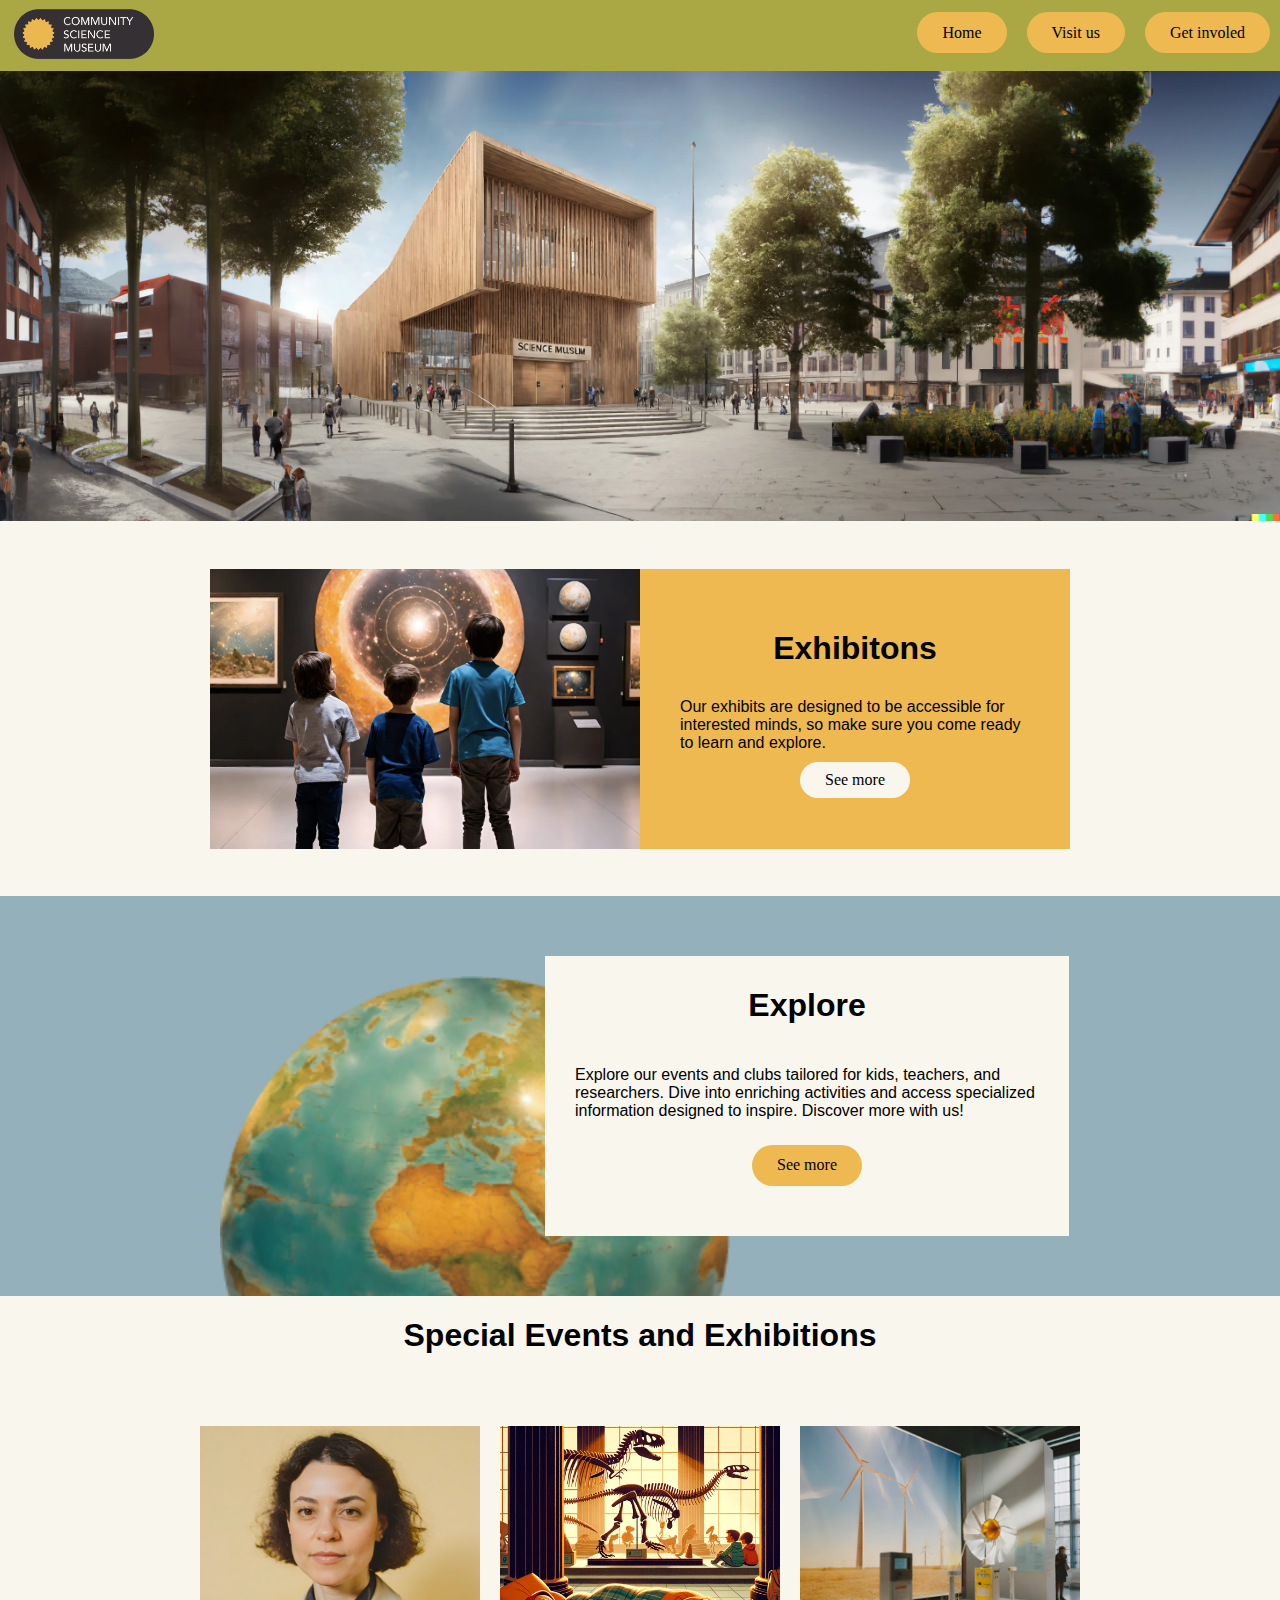
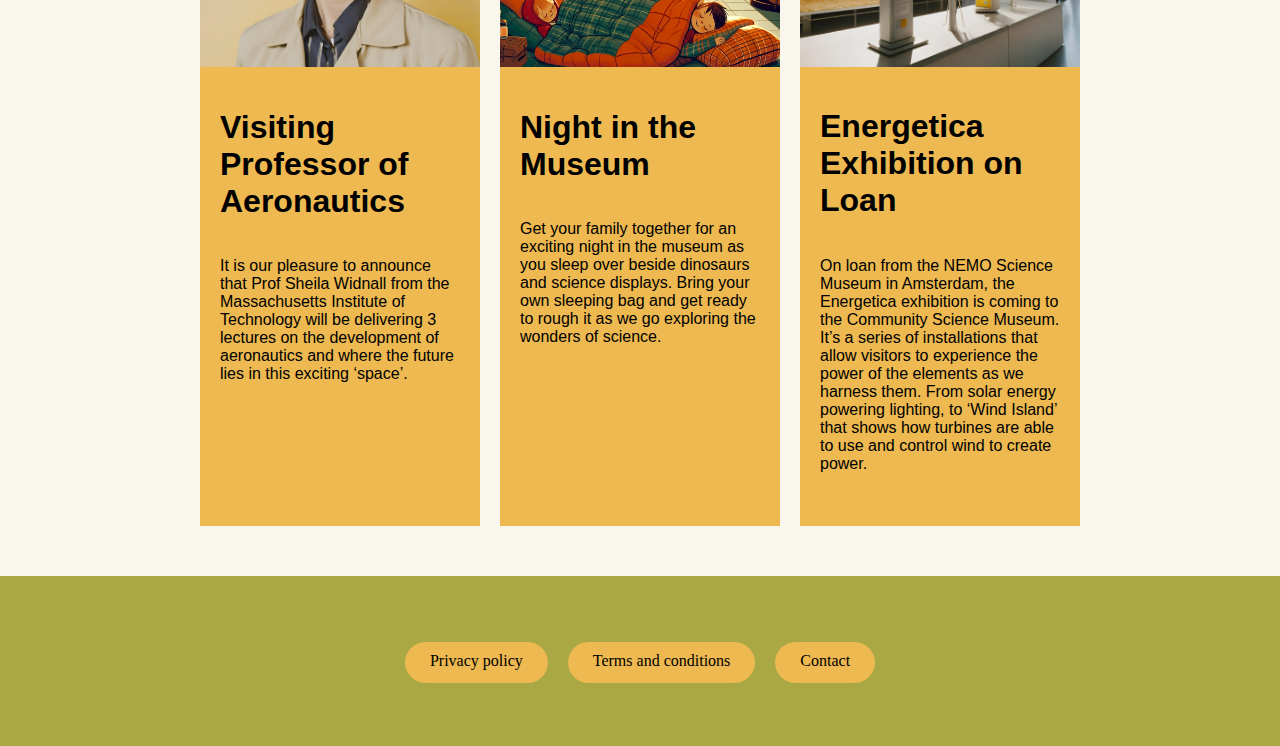
<file: index.html>
<!DOCTYPE html>
<html>
<head>
    <title>Museum Website</title>
    <meta charset="UTF-8">
    <meta name="viewport" content="width=device-width, initial-scale=1">
    <link rel="stylesheet" href="style.css">
</head>
<body>
    <header></header>
        <div class="banner">
            <a href="index.html" class="logo-container">
                <img src="images/logo.png" alt="Logo" />
            </a>
            <input type="checkbox" id="menu-toggle" class="menu-toggle" />
            <label for="menu-toggle" class="menu-icon">&#9776;</label> 
            <nav class="navigation">
            <a href="index.html" class="button"> <p2>Home</p2></a>
            <a href="about.html" class="button"> <p2>Visit us</p2></a>
            <a href="involved.html" class="button"> <p2>Get involed</p2></a>
            </nav>
        </div> 
    
        <div class="booking">
            <img class="musum" src="images/musum-2.png" >
            

        </div>
        

        <div class="exhibitons-container">
            <div class="exhibitons-item" >
                <img class="logos" src="images/kids.png" alt="logo">
                

            </div>
            <div class="exhibitons-item-2" >
                <h1>Exhibitons</h1>
                <p1>  Our exhibits are designed to be accessible for interested minds, so make sure you come ready to learn and explore.</p1>
                <a href="exhibition.html" class="button-2">See more</a>

            </div>

        </div>

        <div class="explore-container">
            <div class="explore-item-2">
                <img class="logos" src="images/earth.png" alt="logo">
            
            </div>
            <div class="explore-item">
                <h1>Explore</h1>
                <p1>
                    Explore our events and clubs tailored for kids, teachers, and researchers. Dive into enriching activities and access specialized information designed to inspire. Discover more with us!</p1>
                <a href="explore.html" class="button">See more</a>
            
            </div>
          
        </div>
        <div class="spesial-events">
            <h1> Special Events and Exhibitions</h1>
        </div>
    
        <div class="events-container">
            <div class="event-item">
                <div class="event-item-pic">
                    <img class="event-pic" src="images/lady.png" alt="logo">

                </div>
                <div class="event-item-text">
                    <h1>Visiting Professor of Aeronautics</h1>
                    <p>It is our pleasure to announce that Prof Sheila Widnall from the Massachusetts Institute of Technology will be delivering 3 lectures on the development of aeronautics and where the future lies in this exciting ‘space’.</p>


                </div>
            </div>

            <div class="event-item">
                <div class="event-item-pic">
                    <img class="event-pic" src="images/kids-4.png" alt="logo">

                </div>
                <div class="event-item-text">
                    <h1>Night in the Museum</h1>
                    <p>Get your family together for an exciting night in the museum as you sleep over beside dinosaurs and science displays. Bring your own sleeping bag and get ready to rough it as we go exploring the wonders of science.</p>

                    
                </div>
            </div>

            <div class="event-item">
                <div class="event-item-pic">
                    <img class="event-pic" src="images/pic-1.png" alt="logo">

                </div>
                <div class="event-item-text">
                    <h1>Energetica Exhibition on Loan</h1>
                    <p>On loan from the NEMO Science Museum in Amsterdam, the Energetica exhibition is coming to the Community Science Museum. It’s a series of installations that allow visitors to experience the power of the elements as we harness them. From solar energy powering lighting, to ‘Wind Island’ that shows how turbines are able to use and control wind to create power.</p>

                    
                </div>
            </div>
        </div>
    

    <footer>
        <div class="footer">
            <a href="Terms.html" class="button-4"> <p2>Privacy policy</p2></a>
            <a href="Privacy.html" class="button-4"> <p2>Terms and conditions</p2></a>
            <a href="about.html" class="button-4"> <p2>Contact</p2></a>
    

        </div>
    </footer>

 

</body>
</html>
</file>
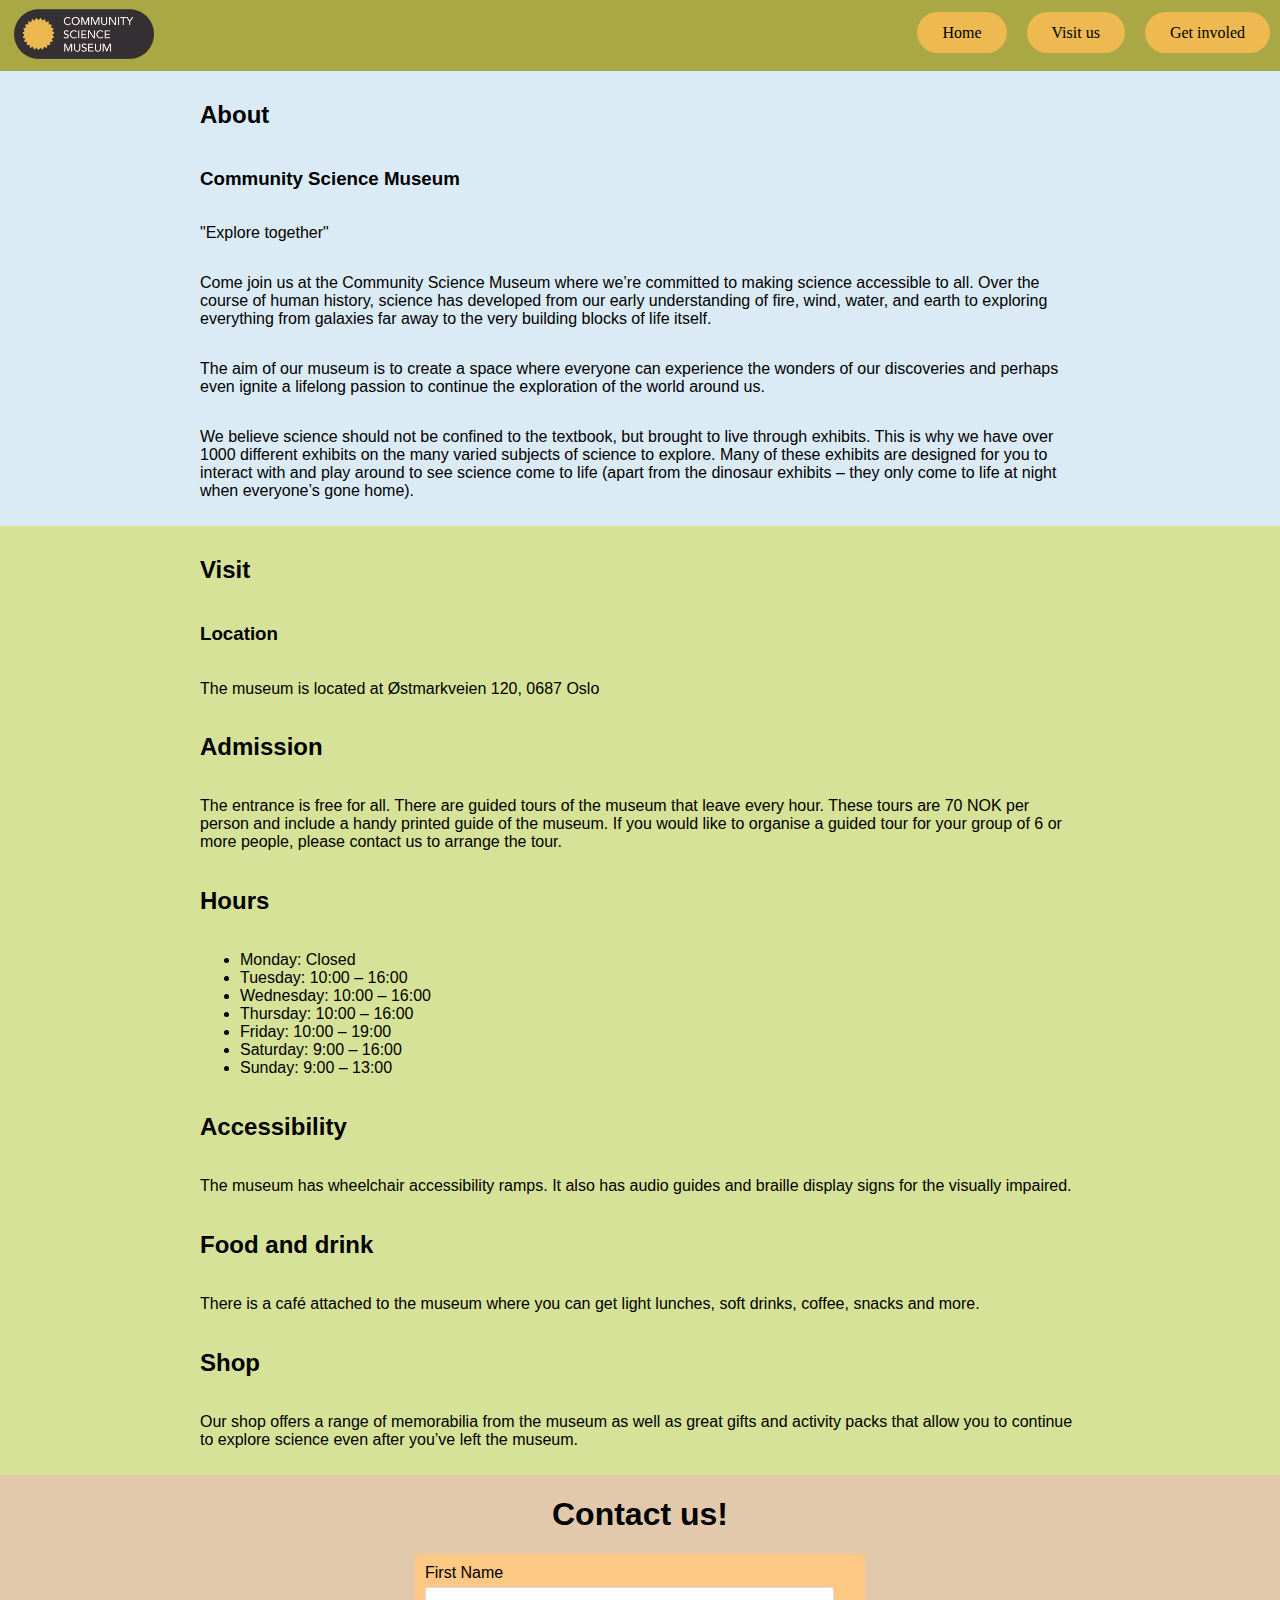
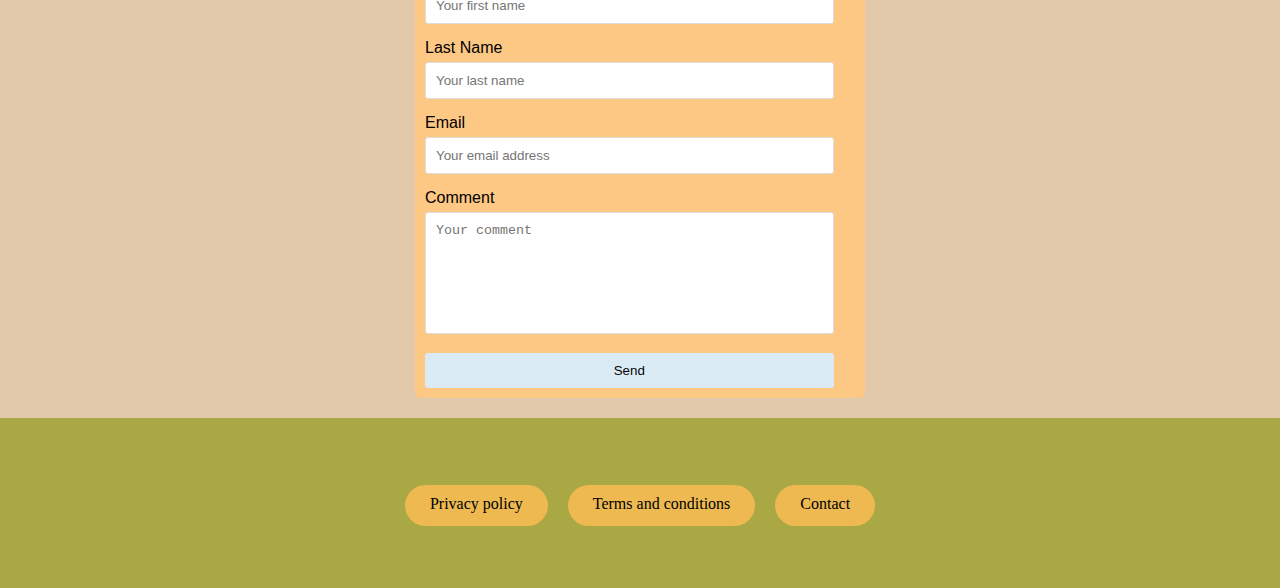
<file: about.html>
<!DOCTYPE html>
<html>
<head>
    <title>About and visit</title>
    <meta charset="UTF-8">
    <meta name="viewport" content="width=device-width, initial-scale=1">
    <link rel="stylesheet" href="style.css">
</head>
<body>
    <header></header>
    <div class="banner">
        <a href="index.html" class="logo-container">
            <img src="images/logo.png" alt="Logo" />
        </a>
        <input type="checkbox" id="menu-toggle" class="menu-toggle" />
        <label for="menu-toggle" class="menu-icon">&#9776;</label> 
        <nav class="navigation">
        <a href="index.html" class="button"> <p2>Home</p2></a>
        <a href="about.html" class="button"> <p2>Visit us</p2></a>
        <a href="involved.html" class="button"> <p2>Get involed</p2></a>
        </nav>
    </div> 

        <div class="about">
            <div class="about-text">
                <h2>About</h2>
                <h3>Community Science Museum</h3>
                <p class="tagline">"Explore together"</p>
                <p>Come join us at the Community Science Museum where we’re committed to making science accessible to all. Over the course of human history, science has developed from our early understanding of fire, wind, water, and earth to exploring everything from galaxies far away to the very building blocks of life itself.</p>
                <p>The aim of our museum is to create a space where everyone can experience the wonders of our discoveries and perhaps even ignite a lifelong passion to continue the exploration of the world around us.</p>
                <p>We believe science should not be confined to the textbook, but brought to live through exhibits. This is why we have over 1000 different exhibits on the many varied subjects of science to explore. Many of these exhibits are designed for you to interact with and play around to see science come to life (apart from the dinosaur exhibits – they only come to life at night when everyone’s gone home).</p>

            </div>
        </div>
        <div class="visit">
            <div class="visit-text">
                <h2>Visit</h2>
                <h3>Location</h3>
                <p>The museum is located at Østmarkveien 120, 0687 Oslo</p>
                <h2>Admission</h2>
                <p>The entrance is free for all. There are guided tours of the museum that leave every hour. These tours are 70 NOK per person and include a handy printed guide of the museum. If you would like to organise a guided tour for your group of 6 or more people, please contact us to arrange the tour.</p>
                <h2>Hours</h2>
                <ul>
                 <li>Monday: Closed</li>
                 <li>Tuesday: 10:00 – 16:00</li>
                 <li>Wednesday: 10:00 – 16:00</li>
                 <li>Thursday: 10:00 – 16:00</li>
                 <li>Friday: 10:00 – 19:00</li>
                 <li>Saturday: 9:00 – 16:00</li>
                 <li>Sunday: 9:00 – 13:00</li>
                </ul>
                <h2>Accessibility</h2>
                <p>The museum has wheelchair accessibility ramps. It also has audio guides and braille display signs for the visually impaired.</p>
                <h2>Food and drink</h2>
                <p>There is a café attached to the museum where you can get light lunches, soft drinks, coffee, snacks and more.</p>
                <h2>Shop</h2>
                <p>Our shop offers a range of memorabilia from the museum as well as great gifts and activity packs that allow you to continue to explore science even after you’ve left the museum.</p>

            </div>
        </div>
       
        <div class="contact-container">
            <h1>Contact us!</h1>
            <div class="contact-form-container">
                <form class="contact-form">
                    <div class="form-group">
                        <label for="firstName">First Name</label>
                        <input type="text" id="firstName" name="firstName" placeholder="Your first name">
                    </div>
            
                    <div class="form-group">
                        <label for="lastName">Last Name</label>
                        <input type="text" id="lastName" name="lastName" placeholder="Your last name">
                    </div>
            
                    <div class="form-group">
                        <label for="email">Email</label>
                        <input type="email" id="email" name="email" placeholder="Your email address">
                    </div>
            
                    <div class="form-group">
                        <label for="comment">Comment</label>
                        <textarea id="comment" name="comment" placeholder="Your comment"></textarea>
                    </div>
            
                    <button type="submit" class="send-button">Send</button>
                </form>
            </div>
        </div>
        <div class="about-picture">
        
        </div>



        <footer>
            <div class="footer">
                <a href="Terms.html" class="button-4"> <p2>Privacy policy</p2></a>
                <a href="Privacy.html" class="button-4"> <p2>Terms and conditions</p2></a>
                <a href="about.html" class="button-4"> <p2>Contact</p2></a>
        
    
            </div>
        </footer>

 

</body>
</html>
</file>
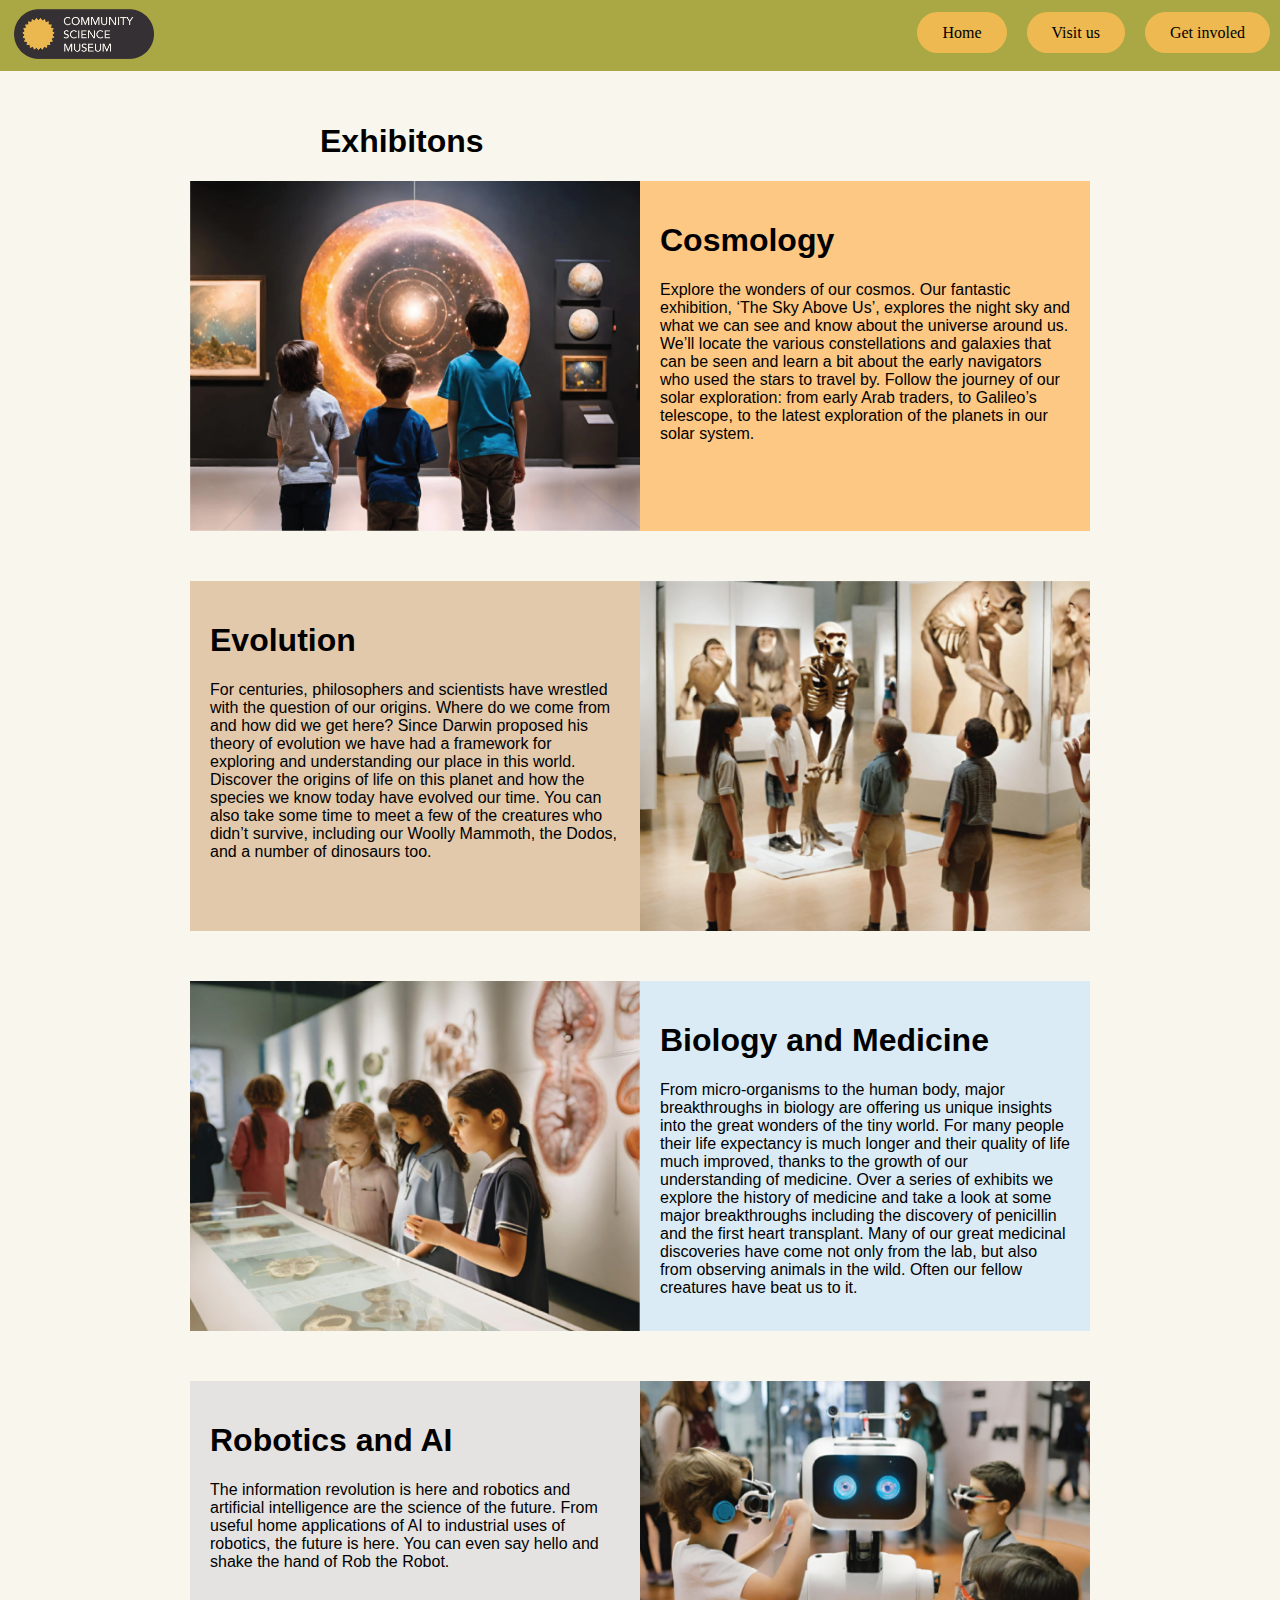
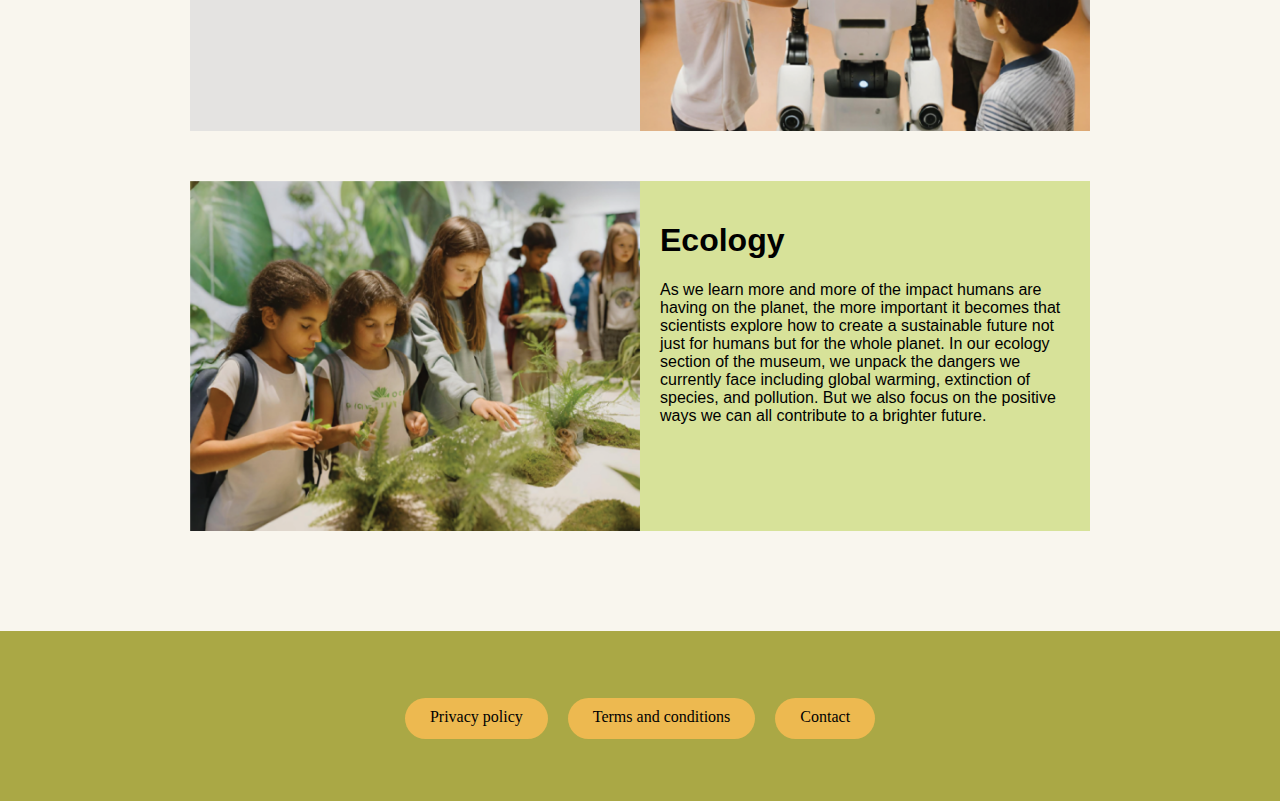
<file: exhibition.html>
<!DOCTYPE html>
<html>
<head>
    <title>Exhibitons</title>
    <meta charset="UTF-8">
    <meta name="viewport" content="width=device-width, initial-scale=1">
    <link rel="stylesheet" href="style.css">
</head>
<body>
    <header></header>
    <div class="banner">
        <a href="index.html" class="logo-container">
            <img src="images/logo.png" alt="Logo" />
        </a>
        <input type="checkbox" id="menu-toggle" class="menu-toggle" />
        <label for="menu-toggle" class="menu-icon">&#9776;</label> 
        <nav class="navigation">
        <a href="index.html" class="button"> <p2>Home</p2></a>
        <a href="about.html" class="button"> <p2>Visit us</p2></a>
        <a href="involved.html" class="button"> <p2>Get involed</p2></a>
        </nav>
    </div> 


        <div class="exhibitons-header">
            <h1>Exhibitons</h1>
        </div>

        <div class="cosmoslogy-container">
            <div class="cosmoslogy-image">
                <img src="images/cos.png" alt="Image Description" class="cos-image">
            </div>
            <div class="cosmoslogy-text">
                <h1>Cosmology</h1>
                <p1>Explore the wonders of our cosmos. Our fantastic exhibition, ‘The Sky Above Us’, explores the night sky and what we can see and know about the universe around us. We’ll locate the various constellations and galaxies that can be seen and learn a bit about the early navigators who used the stars to travel by.
                    Follow the journey of our solar exploration: from early Arab traders, to Galileo’s telescope, to the latest exploration of the planets in our solar system.</p1>
            </div>
        </div>  
        
        <div class="evolution-container">
            <div class="evolution-text">
                <h1>Evolution</h1>
                <p1>For centuries, philosophers and scientists have wrestled with the question of our origins. Where do we come from and how did we get here? Since Darwin proposed his theory of evolution we have had a framework for exploring and understanding our place in this world.
                    Discover the origins of life on this planet and how the species we know today have evolved our time. You can also take some time to meet a few of the creatures who didn’t survive, including our Woolly Mammoth, the Dodos, and a number of dinosaurs too.</p1>
            </div>
            <div class="evolution-image">
                <img src="images/evo.png" alt="Image Description" class="evo-image">
            </div>
        </div> 

        <div class="biology-container">
            <div class="biology-image">
                <img src="images/bio.png" alt="Image Description" class="bio-image">
            </div>
            <div class="biology-text">
                <h1>Biology and Medicine</h1>
                <p1>From micro-organisms to the human body, major breakthroughs in biology are offering us unique insights into the great wonders of the tiny world.
                    For many people their life expectancy is much longer and their quality of life much improved, thanks to the growth of our understanding of medicine. Over a series of exhibits we explore the history of medicine and take a look at some major breakthroughs including the discovery of penicillin and the first heart transplant.
                    Many of our great medicinal discoveries have come not only from the lab, but also from observing animals in the wild. Often our fellow creatures have beat us to it.</p1>
            </div>
        </div> 

        <div class="robotics-container">
            <div class="robotics-text">
                <h1>Robotics and AI</h1>
                <p1>The information revolution is here and robotics and artificial intelligence are the science of the future. From useful home applications of AI to industrial uses of robotics, the future is here. You can even say hello and shake the hand of Rob the Robot.</p1>
            </div>
            <div class="robotics-image">
                <img src="images/rob.png" alt="Image Description" class="rob-image">
            </div>
        </div> 

        <div class="ecology-container">
            <div class="ecology-image">
                <img src="images/eco.png" alt="Image Description" class="eco-image">
            </div>
            <div class="ecology-text">
                <h1>Ecology</h1>
                <p1>As we learn more and more of the impact humans are having on the planet, the more important it becomes that scientists explore how to create a sustainable future not just for humans but for the whole planet.
                    In our ecology section of the museum, we unpack the dangers we currently face including global warming, extinction of species, and pollution. But we also focus on the positive ways we can all contribute to a brighter future.</p1>
            </div>
        </div> 

        <footer>
            <div class="footer">
                <a href="Terms.html" class="button-4"> <p2>Privacy policy</p2></a>
                <a href="Privacy.html" class="button-4"> <p2>Terms and conditions</p2></a>
                <a href="about.html" class="button-4"> <p2>Contact</p2></a>
        
    
            </div>
        </footer>
 

</body>
</html>
</file>
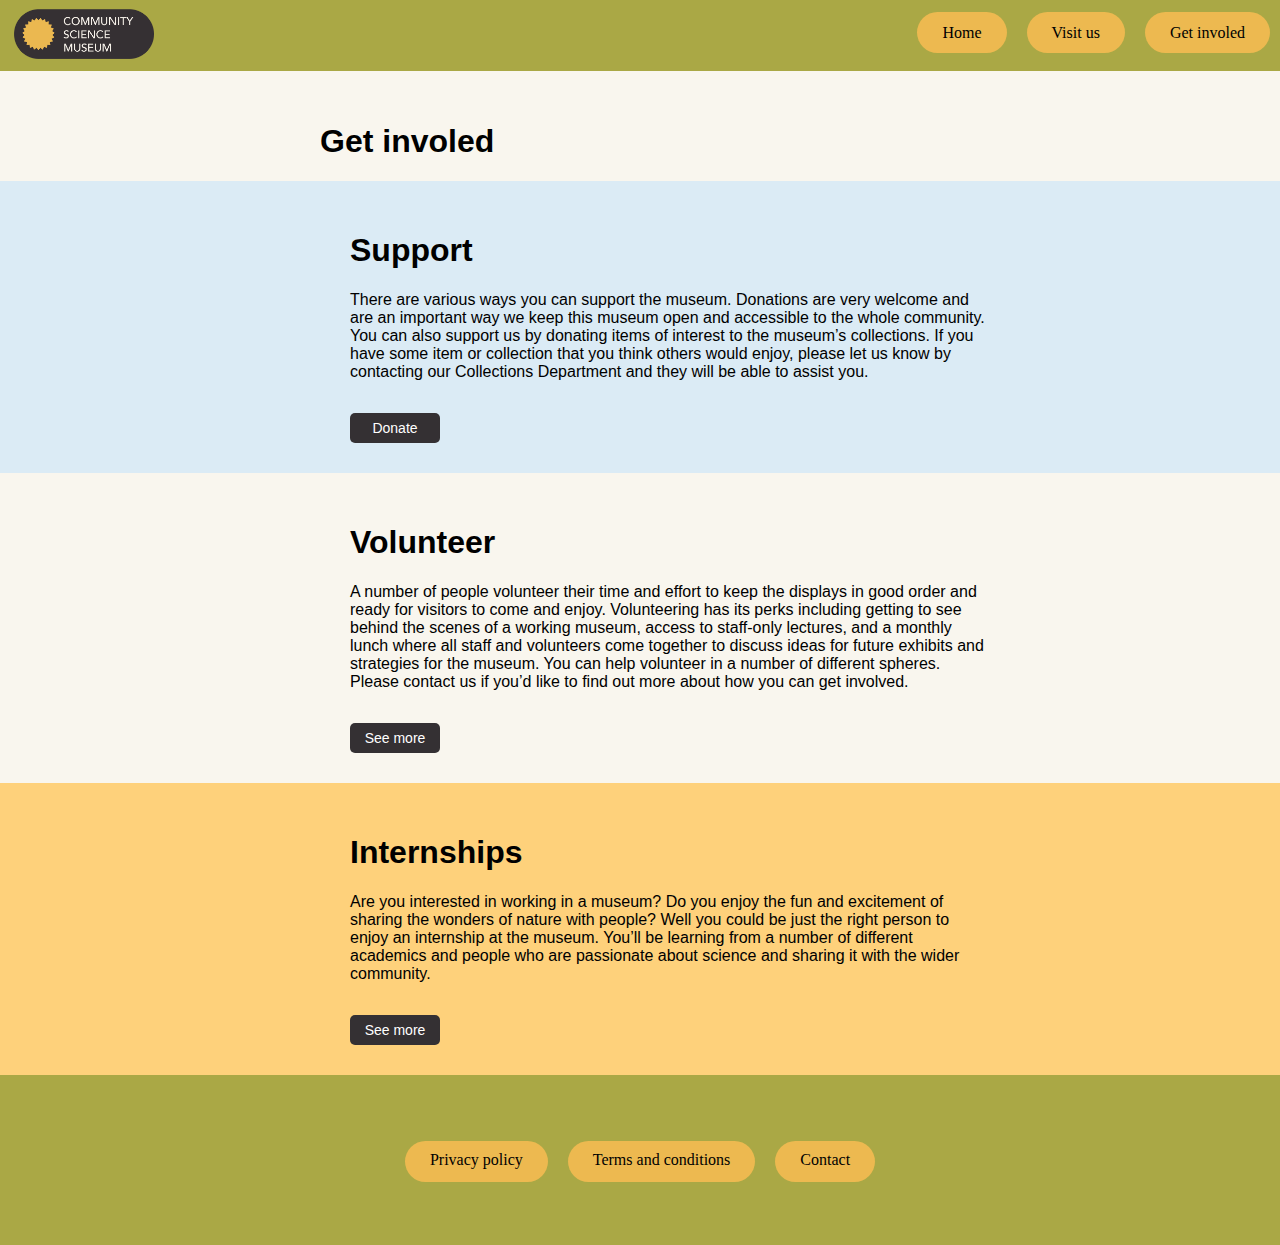
<file: involved.html>
<!DOCTYPE html>
<html>
<head>
    <title>Get involed</title>
    <meta charset="UTF-8">
    <meta name="viewport" content="width=device-width, initial-scale=1">
    <link rel="stylesheet" href="style.css">
</head>
<body>
    <header></header>
    <div class="banner">
        <a href="index.html" class="logo-container">
            <img src="images/logo.png" alt="Logo" />
        </a>
        <input type="checkbox" id="menu-toggle" class="menu-toggle" />
        <label for="menu-toggle" class="menu-icon">&#9776;</label> 
        <nav class="navigation">
        <a href="index.html" class="button"> <p2>Home</p2></a>
        <a href="about.html" class="button"> <p2>Visit us</p2></a>
        <a href="involved.html" class="button"> <p2>Get involed</p2></a>
        </nav>
    </div> 

        <div class="get-involed">
            <h1>Get involed</h1>

        </div>
        <div class="support">
            <div class="support-text">
            <h1>Support</h1>
            <p1> There are various ways you can support the museum. Donations are very welcome and are an important way we keep this museum open and accessible to the whole community.
                You can also support us by donating items of interest to the museum’s collections. If you have some item or collection that you think others would enjoy, please let us know by contacting our Collections Department and they will be able to assist you.</p1>
            <p></p>
                <a href="about.html" class="button-3">Donate</a>
             </div>
        </div>

        <div class="volunteer">
            <div class="volunteer-text">

            <h1>Volunteer</h1>
            <p1> A number of people volunteer their time and effort to keep the displays in good order and ready for visitors to come and enjoy. Volunteering has its perks including getting to see behind the scenes of a working museum, access to staff-only lectures, and a monthly lunch where all staff and volunteers come together to discuss ideas for future exhibits and strategies for the museum.
                You can help volunteer in a number of different spheres. Please contact us if you’d like to find out more about how you can get involved.</p1>
            <p></p>
            <a href="about.html" class="button-3">See more</a>
            </div>


        </div>

        <div class="internships">
            <div class="internships-text">
            <h1>Internships</h1>
            <p1> Are you interested in working in a museum? Do you enjoy the fun and excitement of sharing the wonders of nature with people? Well you could be just the right person to enjoy an internship at the museum.
                You’ll be learning from a number of different academics and people who are passionate about science and sharing it with the wider community.</p1>

            <p></p>
            <a href="about.html" class="button-3">See more</a>
        </div>
    </div>

    <footer>
        <div class="footer">
            <a href="Terms.html" class="button-4"> <p2>Privacy policy</p2></a>
            <a href="Privacy.html" class="button-4"> <p2>Terms and conditions</p2></a>
            <a href="about.html" class="button-4"> <p2>Contact</p2></a>
    

        </div>
    </footer>
     
    
</body>
</html>
</file>
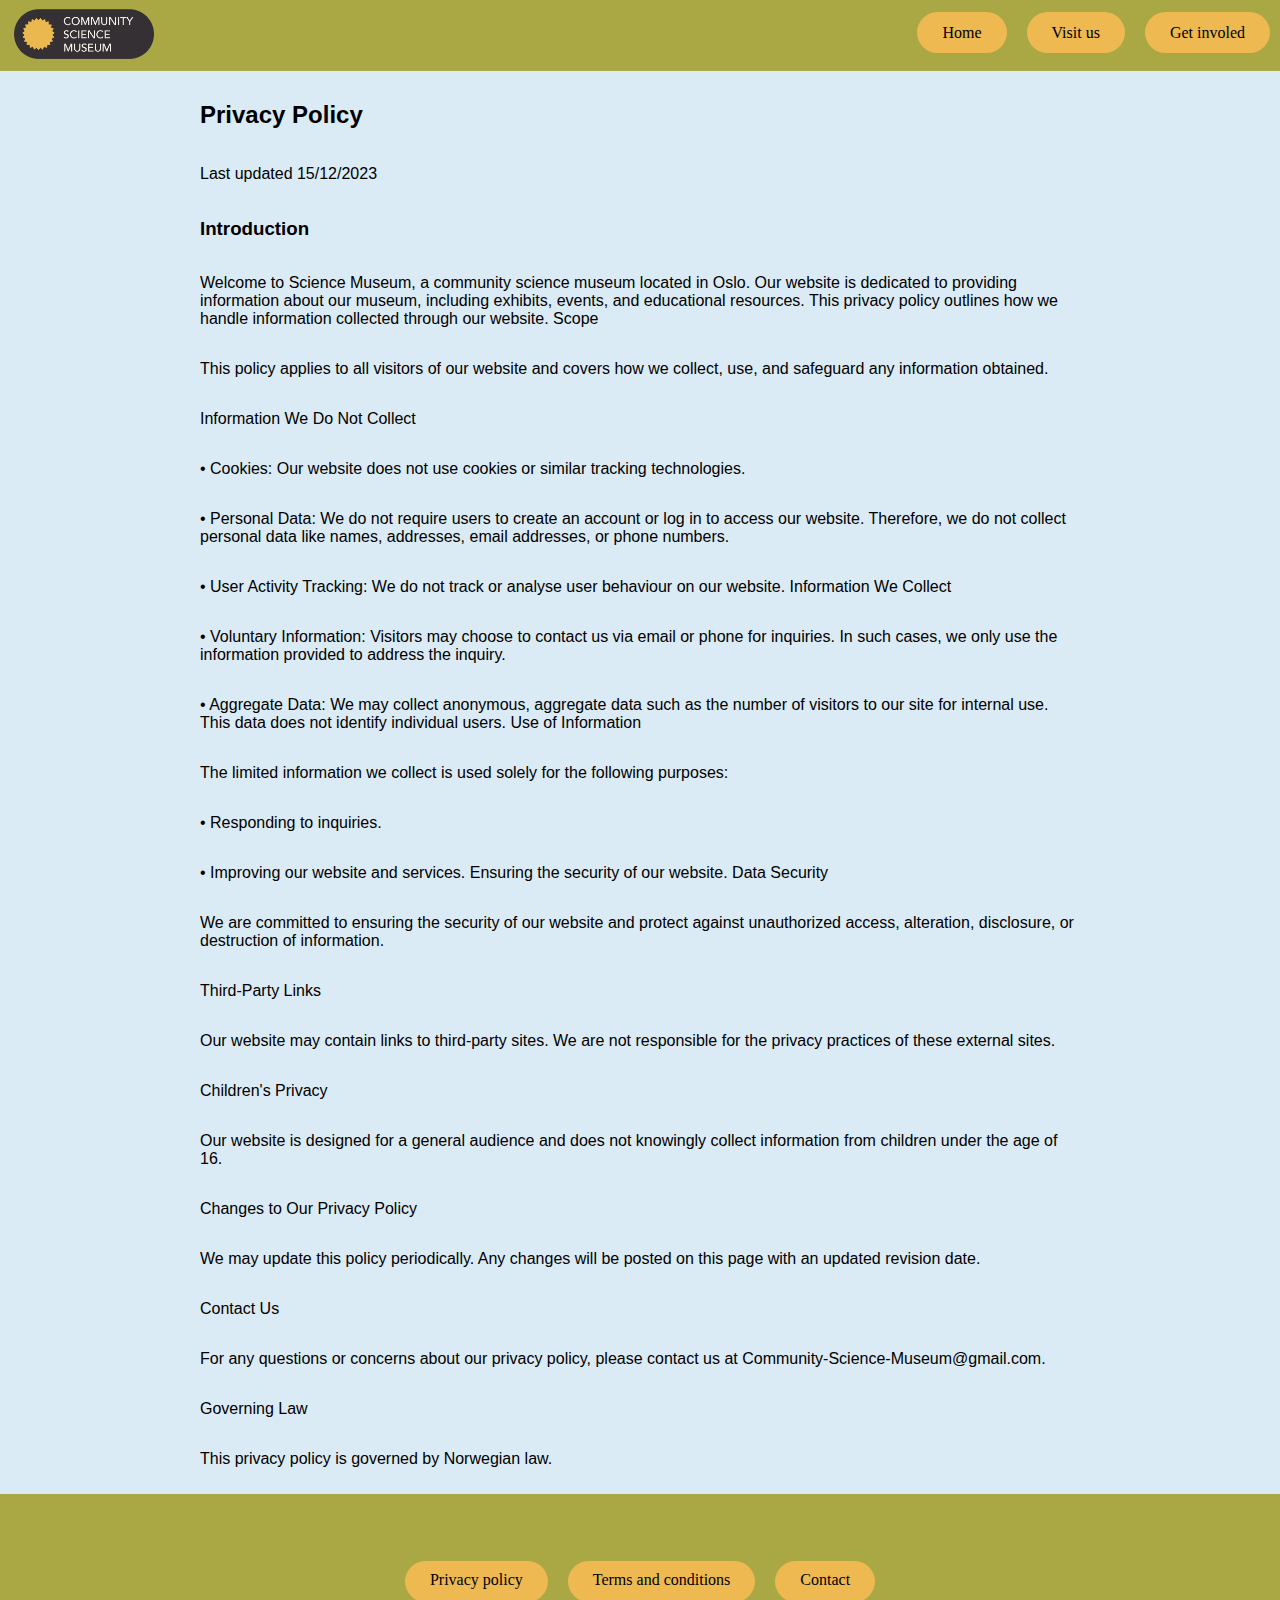
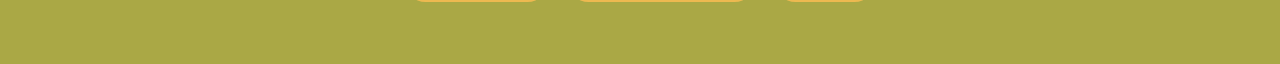
<file: Privacy.html>
<!DOCTYPE html>
<html>
<head>
    <title>Privacy Policy</title>
    <meta charset="UTF-8">
    <meta name="viewport" content="width=device-width, initial-scale=1">
    <link rel="stylesheet" href="style.css">
</head>
<body>
    <header></header>
    <div class="banner">
        <a href="index.html" class="logo-container">
            <img src="images/logo.png" alt="Logo" />
        </a>
        <input type="checkbox" id="menu-toggle" class="menu-toggle" />
        <label for="menu-toggle" class="menu-icon">&#9776;</label> 
        <nav class="navigation">
        <a href="index.html" class="button"> <p2>Home</p2></a>
        <a href="about.html" class="button"> <p2>Visit us</p2></a>
        <a href="involved.html" class="button"> <p2>Get involed</p2></a>
        </nav>
    </div> 

        <div class="terms">
            <div class="terms-text">
                <h2>Privacy Policy</h2>
                <p>Last updated 15/12/2023</p>
                <h3>Introduction</h3>
                <p>Welcome to Science Museum, a community science museum located in Oslo. Our website is dedicated to providing information about our museum, including exhibits, events, and educational resources. This privacy policy outlines how we handle information collected through our website.
                    Scope</p>
                <p>This policy applies to all visitors of our website and covers how we collect, use, and safeguard any information obtained.</p>
                <p>Information We Do Not Collect</p>
                <p>• Cookies: Our website does not use cookies or similar tracking technologies.</p>
                <p>• Personal Data: We do not require users to create an account or log in to access our website. Therefore, we do not collect personal data like names, addresses, email addresses, or phone numbers.</p>
                <p>• User Activity Tracking: We do not track or analyse user behaviour on our website. Information We Collect</p>
                <p>• Voluntary Information: Visitors may choose to contact us via email or phone for inquiries. In such cases, we only use the information provided to address the inquiry.</p>
                <p>• Aggregate Data: We may collect anonymous, aggregate data such as the number of visitors to our site for internal use. This data does not identify individual users. Use of Information</p>
                <p>The limited information we collect is used solely for the following purposes:</p>
                <p>• Responding to inquiries.</p>
                <p>• Improving our website and services. Ensuring the security of our website. Data Security</p>
                <p>We are committed to ensuring the security of our website and protect against unauthorized access, alteration, disclosure, or destruction of information.</p>
                <p>Third-Party Links</p>
                <p>Our website may contain links to third-party sites. We are not responsible for the privacy practices of these external sites.</p>
                <p>Children's Privacy</p>
                <p>Our website is designed for a general audience and does not knowingly collect information from children under the age of 16.</p>
                <p>Changes to Our Privacy Policy</p>
                <p>We may update this policy periodically. Any changes will be posted on this page with an updated revision date.</p>
                <p>Contact Us</p>
                <p>For any questions or concerns about our privacy policy, please contact us at Community-Science-Museum@gmail.com.</p>
                <p>Governing Law</p>
                <p>This privacy policy is governed by Norwegian law.</p>
            
                </div>
        </div>
       
        <footer>
            <div class="footer">
                <a href="Terms.html" class="button-4"> <p2>Privacy policy</p2></a>
                <a href="Privacy.html" class="button-4"> <p2>Terms and conditions</p2></a>
                <a href="about.html" class="button-4"> <p2>Contact</p2></a>
        
    
            </div>
        </footer>

 

</body>
</html>
</file>
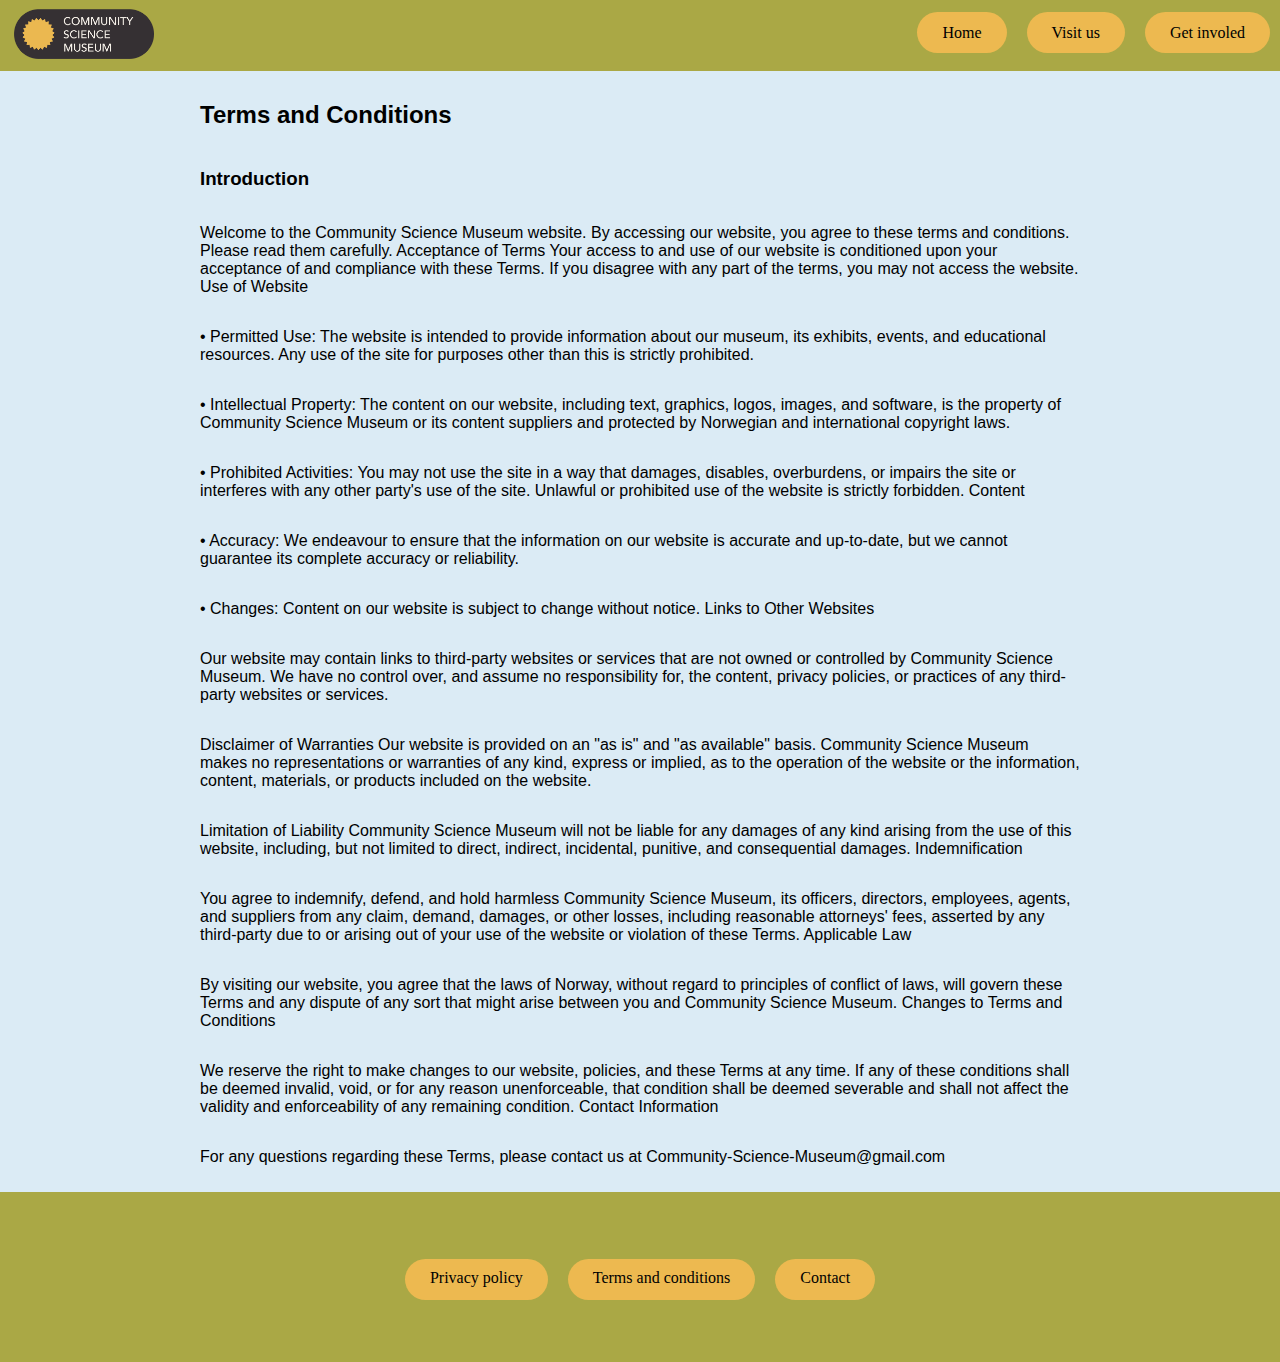
<file: Terms.html>
<!DOCTYPE html>
<html>
<head>
    <title>Terms and Conditions</title>
    <meta charset="UTF-8">
    <meta name="viewport" content="width=device-width, initial-scale=1">
    <link rel="stylesheet" href="style.css">
</head>
<body>
    <header></header>
    <div class="banner">
        <a href="index.html" class="logo-container">
            <img src="images/logo.png" alt="Logo" />
        </a>
        <input type="checkbox" id="menu-toggle" class="menu-toggle" />
        <label for="menu-toggle" class="menu-icon">&#9776;</label> 
        <nav class="navigation">
        <a href="index.html" class="button"> <p2>Home</p2></a>
        <a href="about.html" class="button"> <p2>Visit us</p2></a>
        <a href="involved.html" class="button"> <p2>Get involed</p2></a>
        </nav>
    </div> 


        <div class="terms">
            <div class="terms-text">
                <h2>Terms and Conditions</h2>
                <h3>Introduction</h3>
                <p>Welcome to the Community Science Museum website. By accessing our website, you agree to these terms and conditions. Please read them carefully.
                    Acceptance of Terms
                    Your access to and use of our website is conditioned upon your acceptance of and compliance with these Terms. If you disagree with any part of the terms, you may not access the website.
                    Use of Website</p>
                <p>• Permitted Use: The website is intended to provide information about our museum, its exhibits, events, and educational resources. Any use of the site for purposes other than this is strictly prohibited.</p>
                <p>• Intellectual Property: The content on our website, including text, graphics, logos, images, and software, is the property of Community Science Museum or its content suppliers and protected by Norwegian and international copyright laws.</p>
                <p>• Prohibited Activities: You may not use the site in a way that damages, disables, overburdens, or impairs the site or interferes with any other party's use of the site. Unlawful or prohibited use of the website is strictly forbidden.
                    Content</p>
                <p>• Accuracy: We endeavour to ensure that the information on our website is accurate and up-to-date, but we cannot guarantee its complete accuracy or reliability.</p>
                <p>• Changes: Content on our website is subject to change without notice.
                    Links to Other Websites</p>
                <p>Our website may contain links to third-party websites or services that are not owned or controlled by Community Science Museum. We have no control over, and assume no responsibility for, the content, privacy policies, or practices of any third-party websites or services.</p>
                <p>Disclaimer of Warranties
                    Our website is provided on an "as is" and "as available" basis. Community Science Museum makes no representations or warranties of any kind, express or implied, as to the operation of the website or the information, content, materials, or products included on the website.</p>
                <p>Limitation of Liability
                    Community Science Museum will not be liable for any damages of any kind arising from the use of this website, including, but not limited to direct, indirect, incidental, punitive, and consequential damages.
                    Indemnification</p>
                <p>You agree to indemnify, defend, and hold harmless Community Science Museum, its officers, directors, employees, agents, and suppliers from any claim, demand, damages, or other losses, including reasonable attorneys' fees, asserted by any third-party due to or arising out of your use of the website or violation of these Terms.
                    Applicable Law</p>
                <p>By visiting our website, you agree that the laws of Norway, without regard to principles of conflict of laws, will govern these Terms and any dispute of any sort that might arise between you and Community Science Museum.
                    Changes to Terms and Conditions</p>
                <p>We reserve the right to make changes to our website, policies, and these Terms at any time. If any of these conditions shall be deemed invalid, void, or for any reason unenforceable, that condition shall be deemed severable and shall not affect the validity and enforceability of any remaining condition.
                    Contact Information</p>
                <p>For any questions regarding these Terms, please contact us at Community-Science-Museum@gmail.com </p>
            
                </div>
        </div>
       
        <footer>
            <div class="footer">
                <a href="Terms.html" class="button-4"> <p2>Privacy policy</p2></a>
                <a href="Privacy.html" class="button-4"> <p2>Terms and conditions</p2></a>
                <a href="about.html" class="button-4"> <p2>Contact</p2></a>
        
    
            </div>
        </footer>

 

</body>
</html>
</file>
<file: style.css>
header{
    display:flex;
    justify-content: space-between;
    align-items: center;
}
body {
    margin: 0;
    padding: 0;
    background: linear-gradient(to bottom, #28282A, #08060B);
  
}
  
.banner {
  width: 100%;
  height: 71px;
  display: flex;
  justify-content: space-between;
  align-items: center;
  background: #AAA845; 
}

.logo-container img {
  height: 50px; 
  width: auto;
  padding-left: 10%;
}

.navigation {
  display: flex;
}

.nav-button {
  display: block;
  padding: 10px 15px;
  text-decoration: none;
  color: white; 
  background: #555; 
  margin-left: 10px;
}

.menu-toggle {
  display: none; 
}

.menu-icon {
  display: none;
  font-size: 30px;
  color: white;
  cursor: pointer;
}


@media (max-width: 700px) {
  .navigation {
      position: absolute;
      top: 71px; 
      left: 0;
      right: 0;
      flex-direction: column;
      display: none;
      background: #333;
  }

  .nav-button {
      width: 100%;
      text-align: left;
  }

  .menu-toggle:checked + .menu-icon + .navigation {
      display: flex; 
  }

  .menu-toggle:checked + .menu-icon {
      position: absolute;
      top: 20px; 
      right: 20px;
  }

  .menu-icon {
      display: block; 
      position: absolute;
      top: 20px; 
      right: 20px;
  }
}

.booking{
  height: 450px;
  width: 100%;
  background-color: rgba(255, 255, 255, 0.911); 
  line-height: 71px; 
  left: 0;
  z-index: 3;
  display: flex;
  justify-content: left; 
  align-items:top;
  overflow: hidden;
  justify-content: center; 

}
.musum {
  width: 100%; 
  height: 100%; 
  object-fit: cover; 


}

.exhibitons-container{
  height: 375px;
  width: 100%;
  background-color:#F9F6EE;
  display: grid;
  grid-template-columns: repeat(2, 430px); 
  justify-content: center; 
  align-items: center; 
  z-index: 4;
  
}
.exhibitons-item{
  display: flex;
  flex-direction: column;
  height: 280px;
  width: 430px;
  align-items: center;
  background-color: #EDB950;
  overflow: hidden; 
  justify-content: center; 
 
}
.exhibitons-item img {
  max-width: 100%; 
  object-fit: cover; 
}
.exhibitons-item-2{
  display: flex;
  flex-direction: column;
  height: 280px;
  width: 430px;
  align-items: center;
  background-color: #EDB950;
  justify-items: center;
  gap: 10px;
  box-sizing: border-box;
  padding: 40px;
 
  

}
.explore-container{
  height: 400px;
  width: 100%;
  background-color:#94B0BB;
  display: grid;
  grid-template-columns: repeat(1, 250px); 
  justify-content: center; 
  align-items: center; 
  gap: 20px; 
  z-index: 4;
  position: relative;
}

.explore-item{
  display: flex;
  flex-direction: column;
  height: 280px;
  width: 524px;
  align-items: center;
  margin: 0 30px;
  background-color: #F9F6EE;
  box-sizing: border-box;
  padding: 30px;
  padding-top: 10px;
  z-index: 2; 
  gap: 20px;

}
.explore-item-2 {
  position: absolute;
  top: 244px; 
  right: 75%; 
  width: 100px; 
  height: auto; 
  z-index: 1; 
  transform: scale(2); 
  transform-origin: bottom left; 
}



.events-container{
  height: 800px;
  max-width: 100%;
  background-color:#F9F6EE;
  display: grid;
  grid-template-columns: repeat(3, 280px); 
  justify-content: center; 
  align-items: center; 
  gap: 20px; 
}
.event-item{
  display: flex;
  flex-direction: column;
  height: 700px;
  width: 280px;
  align-items: center;
  justify-content: space-between;
  background-color:#EDB950;
  box-sizing: border-box;

}
.event-item-pic{
  height: auto;
  width: 100%;
  background-color:#0b5edb;
  overflow: hidden;
  display: flex; 
  align-items: top; 
    
}
.event-pic {
  width: 100%; 
  height: 100%;
  object-fit: cover; 
}

.event-item-text{
  display: flex;
  flex-direction: column;
  height: 75%;
  width: 100%;
  align-items: center;
  background-color: #EDB950;
  justify-items: center;
  box-sizing: border-box;
  padding: 20px;
  
}
@media (max-width: 900px){
  .booking{
    height: 450px;
    width: 100%;
    background-color: rgba(255, 255, 255, 0.911); 
    line-height: 71px; 
    left: 0;
    z-index: 3;
    display: flex;
    justify-content: left; 
    align-items:top;
    overflow: hidden;
    justify-content: center; 
  
  }
  .musum {
    width: 100%; 
    height: 100%; 
    object-fit: cover; 
  
  
  }
  
  .exhibitons-container{
    height: 100%;
    width: 100%;
    background-color:#F9F6EE;
    display: grid;
    grid-template-columns: repeat(1, 280px);
    align-items: center; 
    flex-direction: column;
    justify-content: center;
    z-index: 4;
   padding-top: 10px;
   padding-bottom: 10px;
    
  }
  .exhibitons-item{
    display: flex;
    flex-direction: column;
    height: 280px;
    width:  100%;
    align-items: center;
    background-color: #EDB950;
    overflow: hidden;
    justify-content: center; 
   
  }
  .exhibitons-item img {
    max-width: 100%; 
    object-fit: cover; 
  }
  .exhibitons-item-2{
    display: flex;
    flex-direction: column;
    height: 280px;
    width:  100%;
    align-items: center;
    background-color: #EDB950;
    justify-items: center;
    box-sizing: border-box;
    padding: 10px;
    
   
    
  
  }
  .explore-container{
    height: 400px;
    width: 100%;
    background-color:#94B0BB;
    display: grid;
    grid-template-columns: repeat(1, 280px); 
    justify-content: center; 
    align-items: center; 

    z-index: 4;
    position: relative;
    flex-direction: column;
  }
  
  .explore-item{
    display: flex;
    flex-direction: column;
    height: 280px;
    width: 100%;
    align-items: center;
    background-color: #F9F6EE;
    box-sizing: border-box;
   
    padding-top: 10px;
    z-index: 2; 
    gap: 10px;
  
  }
  .explore-item-2 {
    position: absolute;
    top: 340px; 
    right: 75%; 
    width: 100px; 
    height: auto; 
    z-index: 1; 
    transform: scale(2); 
    transform-origin: bottom left;
  }
  
  
  
  .events-container{
    height: 100%;
    max-width: 100%; 
    background-color:#F9F6EE;
    display: grid;
    grid-template-columns: repeat(1, 280px); 
    justify-content: center; 
    align-items: center; 
    gap: 20px; 
    
  }
  .event-item{
    display: flex;
    flex-direction: column;
    height: 100%;
    width: 100%;
    align-items: center;
    justify-content: space-between;
    background-color:#EDB950;
    box-sizing: border-box;
  
  }
  .event-item-pic{
    height: auto;
    width: 100%;
    background-color:#0b5edb;
    overflow: hidden;
    display: flex; 
    align-items: top; 
      
  }
  .event-pic {
    width: 100%; 
    height: 100%;
    object-fit: cover; 
  }
  
  .event-item-text{
    display: flex;
    flex-direction: column;
    height: 75%;
    width: 100%;
    align-items: center;
    background-color: #EDB950;
    justify-items: center;
    box-sizing: border-box;
    padding: 20px;
    
  }
.logos  {
  width: 100%; 
  height: 100%;

}
}

.footer{
  height: 170px;
  width: 100%;
  background-color:#AAA845;
  display: flex;
  align-items: center; 
  justify-content: center;
}
@media (max-width: 505px){
.footer{
    height: 170px;
    width: 100%;
    background-color: #AAA845;
    display: flex;
    align-items: center; 
    justify-content: center; 
    flex-direction: column; 
    justify-content: center; 
}
}
.h1{
  position: absolute;
  bottom: 12.5%;
  color: #fff;
  font-family:"Roboto", sans-serif ;
  font-size: 14px;
  left: 5px;
  margin: 10px; 
  z-index: 5;
  justify-content: center;

}
.p1 {
  position: absolute;
  bottom: 12.5%;
  color: #fff;
  font-family:"Roboto", sans-serif ;
  font-size: 14px;
  left: 5px;
  margin: 10px; 
  z-index: 5;
  justify-content: center;
}

.p2 {
 
  color: #fff;
  font-family:"Roboto", sans-serif ;
  font-size: 14px;
  left: 5px;
  margin: 0px; 
  z-index: 5;

}
.button{
  padding: 10px 25px;
  background-color:#EDB950;
  border: none;
  border-radius: 50px;
  font-family: 'Avenir';
  color: #000000;
  cursor: pointer;
  margin:  10px;
  height: 41px;
  margin-top: 1.1%;
  align-content: center;
  justify-content: center;
  box-sizing: border-box;
  text-decoration: none;
  
  
}
.button-4{
  padding: 10px 25px;
  background-color:#EDB950;
  border: none;
  border-radius: 50px;
  cursor: pointer;
  margin:  10px;
  height: 41px;
  margin-top: 1.1%;
  align-content: center;
  justify-content: center;
  box-sizing: border-box;
  display: flex;
  text-decoration: none;
  font-family: 'Avenir';
  color: #000000;
  
  
}
.button-2{
  padding: 9px 25px;
  background-color:#F9F6EE;
  border: none;
  border-radius: 50px;
  cursor: pointer;
  transition: all 0.3s ease 0s;
  margin: 0 5px;
  text-decoration: none;
  font-family: 'Avenir';
  color: #000000;
  
}

.explore-kids{
  height: 450px;
  width: 100%;
  background-color:#F9F6EE;
  display: flex;
  justify-content: center; 
  align-items: flex-end;
  z-index: 3;
  
  

}
.kids-picture{
  height: 450px;
  width: 600px;
  background-color:#0b5edb;
  overflow: hidden;
  display: flex;
  align-items: top;
  
}
.kids-image-2 {
  width: 100%; 
  height: 100%; 
  object-fit: cover; 
}


.kids-text{
  height: 450px;
  width: 300px;
  background-color:#D7E299;
  z-index: 4;
  box-sizing: border-box;
  padding: 30px;
  

}


.explore-kids-clubs{
  height: 575px;
  width: 100%;
  background-color:#F9F6EE;
  display: flex;
  justify-content: center; 
  align-items: center;
  gap: 30px; 

}
.kids-clubs {
  display: flex;
  flex-direction: column; 
  width: 435px; 
}

.text-area {
  background-color: #DBEBF5;
  width: 100%; 
  height: 220px; 
  padding: 10px; 
  box-sizing: border-box; 
  
   
}

.kids-image {
  width: 100%;
  height: 290px; 
  object-fit: cover; 
}

.explore-teacher{
  height: 375px;
  width: 100%;
  background-color:#F9F6EE;
  display: flex;
  justify-content: center;
  align-items: center; 
  gap: 30px; 
 

}
.sub-container {
  width: 435px; 
  height: 290px; 
  background-color: #FFFFFF;
  padding: 20px; 
  box-sizing: border-box; 
}

.explore-picture{
  width: 100%;
  height: 480px;
  background-color: #F9F6EE;
  display: flex;
  justify-content: center; 
  align-items: center;

}
.explore-picture-2 {
  width: 900px;
  height: 300px;
  background-color: #FED17B;
  display: flex;
}
.explore-header {
  width: 100%;
  height: 110px;
  background-color: #F9F6EE;
  display: flex;
  box-sizing: border-box;
  justify-content: left;
  align-items: end;
  padding-left: 25%;
}

.explore-image {
  width: 100%; 
  height: 100%; 
  object-fit: cover; 


}
@media (max-width: 700px){
  .explore-header {
    width: 100%;
    height: 110px;
    background-color: #F9F6EE;
    display: flex;
    box-sizing: border-box;
    justify-content: left;
    align-items: end;
    padding-left: 25%;
  }
  .explore-kids{
    height: 100%;
    width: 100%;
    background-color:#F9F6EE;
    display: flex;
    justify-content: center; 
    align-items: flex-end;
    flex-direction: column;
    box-sizing: border-box;

    padding-left: 10%;
    padding-right: 10%;
    padding-bottom: 10%;
  }
  .kids-picture{
    height: 100%;
    width: 100%;
    background-color:#0b5edb;
    overflow: hidden;
    display: flex; 
    align-items: top; 
    
  }
  .kids-image-2 {
    width: 100%; 
    height: 100%; 
    object-fit: cover; 
  }
  
  
  .kids-text{
    height: 100%;
    width: 100%;
    background-color:#D7E299;
    z-index: 4;
    box-sizing: border-box;
    padding: 30px;
    
  
  }
  
  
  .explore-kids-clubs{
    height: 100%;
    width: 100%;
    background-color:#F9F6EE;
    display: flex;
    justify-content: center; 
    align-items: center;
    gap: 30px;
    flex-direction: column;
    box-sizing: border-box;
    padding: 10%;
  
  }
  .kids-clubs {
    display: flex;
    flex-direction: column;
    height: 100%;
    width: 100%;
  }
  
  .text-area {
    background-color: #DBEBF5;
    height: 100%;
    width: 100%;
    padding: 10px; 
    box-sizing: border-box; 
    
     
  }
  
  .kids-image {
    width: 100%; 
    height: 290px; 
    object-fit: cover; 
  }
  
  .explore-teacher{
    height: 100%;
    width: 100%;
    background-color:#F9F6EE;
    display: flex;
    justify-content: center; 
    align-items: center; 
    gap: 30px; 
    flex-direction: column;
    box-sizing: border-box;
    padding: 10%;
  
   
  
  }
  .sub-container {
    height: 100%;
    width: 100%;
    background-color: #FFFFFF;
    padding: 20px; 
    box-sizing: border-box; 
  }
  
  .explore-picture{
    height: 100%;
    width: 100%;
    background-color: #F9F6EE;
    display: flex;
    justify-content: center; 
    align-items: center;
  
  }
  .explore-picture-2 {
    width: 900px;
    height: 300px;
    background-color: #FED17B;
    display: flex;
  }
  
  .explore-image {
    width: 100%; 
    height: 100%;
    object-fit: cover; 
  }
}
 
.get-involed{
  width: 100%;
  height: 110px;
  background-color: #F9F6EE;
  display: flex;
  box-sizing: border-box;
  justify-content: left; 
  align-items: end; 
  padding-left: 25%;
}

.support{
  width: 100%;
  height: 100%;
  background-color: #DBEBF5;
  display: flex;
  justify-content: left; 
  align-items: top; 
  padding-left: 25%;
  padding-right: 25%;
  box-sizing: border-box;
  flex-direction: column;
 
  
 
}
.support-text{
  width: 100%;
  height: 100%;
  background-color: #DBEBF5;
  padding: 30px;
  display: flex;
  flex-direction: column;
  justify-content: space-between;

}

.volunteer{
  width: 100%;
  height: 100%;
  background-color: #F9F6EE;
  display: flex;
  justify-content: left; 
  align-items: top; 
  padding-left: 25%;
  padding-right: 25%;
  box-sizing: border-box;
  flex-direction: column;
}
.volunteer-text{
  width: 100%;
  height: 100%;
  background-color: #F9F6EE;
  padding: 30px;
  display: flex;
  flex-direction: column;
  justify-content: space-between;

}

.internships{
  width: 100%;
  height: 100%;
  background-color: #FED17B;
  display: flex;
  justify-content: left; 
  align-items: top; 
  padding-left: 25%;
  padding-right: 25%;
  box-sizing: border-box;
  flex-direction: column;
}
.internships-text{
  width: 100%;
  height: 100%;
  background-color: #FED17B;
  padding: 30px;
  display: flex;
  flex-direction: column;
  justify-content: space-between;

}

.button-3{
  width: 90px;
  height: 30px;
  background-color: #343033;
  color: white;
  border: none;
  border-radius: 5px;
  font-size: 14px;
  cursor: pointer;
  text-align: center; 
  line-height: 30px; 
  padding: 0; 
  text-decoration: none;
}

.about-header{
  width: 100%;
  height: 110px;
  background-color: #F9F6EE;
        
}
.about{
  width: 100%;
  height: 100%;
  background-color: #DBEBF5;
  display: flex;
  justify-content: center; 
  align-items: center;
  
        
}
.about-text{
  width: 900px;
  height: 100%;
  background-color: #DBEBF5;
  box-sizing: border-box;
  display: flex;
  flex-direction: column;
  padding: 10px;

        
}

.about-picture{
  width: 100%;
  height: 20px;
  background-color: #E2C9AB;
  display: flex;
  justify-content: center; 
  align-items: center;

        
}
.about-picture-1{
  width: 900px;
  height: 300px;
  background-color: #E2C9AB;
  display: flex;
        
}
.about-image {
  width: 100%; 
  height: 100%; 
  object-fit: cover; 
}

.exhibitons-header{
  width: 100%;
  height: 110px;
  background-color: #F9F6EE;
  display: flex;
  box-sizing: border-box;
  justify-content: left; 
  align-items: end;
  padding-left: 25%;
}


.cosmoslogy-container{
  width: 100%;
  height: 350px;
  background-color: #F9F6EE;
  display: flex;
  justify-content: center; 
  align-items: flex-end;

}

.cosmoslogy-image{
  width: 450px;
  height: 350px;
  background-color: #FDC784;
}
.cos-image{
  width: 100%; 
  height: 100%; 
  object-fit: cover; 
}
.cosmoslogy-text{
  width: 450px;
  height: 350px;
  background-color: #FDC784;
  padding: 20px;
  box-sizing: border-box;
}

.evolution-container{
  width: 100%;
  height: 450px;
  background-color: #F9F6EE;
  display: flex;
  justify-content: center; 
  align-items: center;
}

.evolution-image{
  width: 450px;
  height: 350px;
  background-color: #25d4eb;
}
.evo-image{
  width: 100%; 
  height: 100%; 
  object-fit: cover; 
}
.evolution-text{
  width: 450px;
  height: 350px;
  background-color: #E2C9AB;
  padding: 20px;
  box-sizing: border-box;
}

.biology-container{
  width: 100%;
  height: 350px;
  background-color: #F9F6EE;
  display: flex;
  justify-content: center; 
  align-items: flex-end;
}

.biology-image{
  width: 450px;
  height: 350px;
  background-color: #cddb0b;
}
.bio-image{
  width: 100%; 
  height: 100%; 
  object-fit: cover; 
}
.biology-text{
  width: 450px;
  height: 350px;
  background-color: #DBEBF5;
  padding: 20px;
  box-sizing: border-box;
}

.robotics-container{
  width: 100%;
  height: 450px;
  background-color: #F9F6EE;
  display: flex;
  justify-content: center;
  align-items: center;
}

.robotics-image{
  width: 450px;
  height: 350px;
  background-color: #cddb0b;
}
.rob-image{
  width: 100%; 
  height: 100%; 
  object-fit: cover; 
}
.robotics-text{
  width: 450px;
  height: 350px;
  background-color: #E4E3E1;
  padding: 20px;
  box-sizing: border-box;
}

.ecology-container{
  width: 100%;
  height: 450px;
  background-color: #F9F6EE;
  display: flex;
  justify-content: center; 
  align-items: top;
}

.ecology-image{
  width: 450px;
  height: 350px;
  background-color: #cddb0b;
}
.eco-image{
  width: 100%; 
  height: 100%; 
  object-fit: cover; 
}
.ecology-text{
  width: 450px;
  height: 350px;
  background-color: #D7E299;
  padding: 20px;
  box-sizing: border-box;
}
@media (max-width: 700px){
  .cosmoslogy-container{
    width: 100%;
    height: 700px;
    background-color: #F9F6EE;
    display: flex;
    justify-content: center; 
    align-items:center;
    flex-direction: column;
    box-sizing: border-box;
    padding: 10%;
  
  }
  
  .cosmoslogy-image{
    width: 100%; 
    height: 100%;
    background-color: #FDC784;
  }
  .cos-image{
    width: 100%; 
    height: 100%; 
    object-fit: cover; 
  }
  .cosmoslogy-text{
    width: 100%; 
    height: 100%;
    background-color: #FDC784;
    padding: 20px;
    box-sizing: border-box;
  }
  
  .evolution-container{
    width: 100%;
    height: 850px;
    background-color: #F9F6EE;
    display: flex;
    justify-content: center; 
    align-items: center;
    flex-direction: column;
    box-sizing: border-box;
    padding: 10%;
  
  }
  
  .evolution-image{
    width: 100%; 
    height: 100%;
    background-color: #25d4eb;
  }
  .evo-image{
    width: 100%; 
    height: 100%; 
    object-fit: cover; 
  }
  .evolution-text{
    width: 100%; 
    height: 100%;
    background-color: #E2C9AB;
    padding: 20px;
    box-sizing: border-box;
  }
  
  .biology-container{
    width: 100%;
    height: 700px;
    background-color: #F9F6EE;
    display: flex;
    justify-content: center;
    align-items: center;
    flex-direction: column;
    box-sizing: border-box;
    padding: 10%;
  }
  
  .biology-image{
    width: 100%; 
    height: 100%;
    background-color: #cddb0b;
  }
  .bio-image{
    width: 100%; 
    height: 100%; 
    object-fit: cover; 
  }
  .biology-text{
    width: 100%; 
    height: 100%;
    background-color: #DBEBF5;
    padding: 20px;
    box-sizing: border-box;
  }
  
  .robotics-container{
    width: 100%;
    height: 850px;
    background-color: #F9F6EE;
    display: flex;
    justify-content: center; 
    align-items: center;
    flex-direction: column;
    box-sizing: border-box;
    padding: 10%;
  }
  
  .robotics-image{
    width: 100%; 
    height: 100%;
    background-color: #cddb0b;
  }
  .rob-image{
    width: 100%; 
    height: 100%; 
    object-fit: cover; 
  }
  .robotics-text{
    width: 100%; 
    height: 100%;
    background-color: #E4E3E1;
    padding: 20px;
    box-sizing: border-box;
  }
  
  .ecology-container{
    width: 100%;
    height: 700px;
    background-color: #F9F6EE;
    display: flex;
    justify-content: center; 
    align-items: center;
    flex-direction: column;
    box-sizing: border-box;
    padding: 10%;
  }
  
  .ecology-image{
    width: 100%; 
    height: 100%;
    background-color: #cddb0b;
  }
  .eco-image{
    width: 100%; 
    height: 100%; 
    object-fit: cover; 
  }
  .ecology-text{
    width: 100%; 
    height: 100%;
    background-color: #D7E299;
    padding: 20px;
    box-sizing: border-box;
 
  }
}

.terms-header{
  width: 100%;
  height: 110px;
  background-color: #F9F6EE;
        
}
.terms{
  width: 100%;
  height: 100%;
  background-color: #DBEBF5;
  display: flex;
  justify-content: center; 
  align-items: center;
  
        
}
.terms-text{
  width: 900px;
  height: 100%;
  background-color: #DBEBF5;
  box-sizing: border-box;
  display: flex;
  flex-direction: column;
  padding: 10px;

        
}
.visit{
  width: 100%;
  height: 100%;
  background-color: #D7E299;
  display: flex;
  justify-content: center;
  align-items: center;
  
        
}
.visit-text{
  width: 900px;
  height: 100%;
  background-color: #D7E299;
  box-sizing: border-box;
  display: flex;
  flex-direction: column;
  z-index: 2;
  padding: 10px;

        
}
.contact-container {
  width: 100%;
  height: 100%;
  background-color: #E2C9AB;
  display: flex;
  flex-direction: column;
  justify-content: center;
  align-items: center;
}
.contact-form-container {
  width: 450px;
  height: 100%;
  padding: 10px;
  box-sizing: border-box; 
  display: flex;
  flex-direction: column;
  justify-content: center;
  align-items: center;
  background-color: #FDC784; 
  border-radius: 5px; 

}

.contact-form {
  display: flex;
  flex-direction: column;
  justify-content: center;
  width: 100%;
}

.form-group {
  margin-bottom: 15px; 
}

.form-group label {
  display: block;
  margin-bottom: 5px; 
}

.form-group input[type="text"],

.form-group input[type="email"],

.form-group textarea {
  width: 90%; 
  padding: 10px;
  border: 1px solid #ddd; 
  border-radius: 3px; 
}

.form-group textarea {
  height: 100px; 
  resize: none; 
}

.send-button {
  width: 95%;
  padding: 10px;
  background-color: #DBEBF5; 
  color: rgb(5, 4, 4);
  border: none;
  border-radius: 3px;
  cursor: pointer; 
}

.send-button:hover {
  background-color: #DBEBF5; 
}
@media (max-width: 465px){
  .contact-container {
    width: 100%;
    height: 100%;
    background-color: #E2C9AB;
    display: flex;
    flex-direction: column;
    justify-content: center;
    align-items: center;
  }
  .contact-form-container {
    width: 100%;
    height: 100%;
    padding: 10px;
    box-sizing: border-box; 
    display: flex;
    flex-direction: column;
    justify-content: center;
    align-items: center;
    background-color: #FDC784; 
    border-radius: 5px; 
  
  }
  
  .contact-form {
    display: flex;
    flex-direction: column;
    justify-content: center;
    width: 100%;
  }
  
  .form-group {
    margin-bottom: 15px; 
  }
  
  .form-group label {
    display: block;
    margin-bottom: 5px; 
  }
  
  .form-group input[type="text"],
  
  .form-group input[type="email"],
  
  .form-group textarea {
    width: 90%; 
    padding: 10px;
    border: 1px solid #ddd; 
    border-radius: 3px; 
  }
  
  .form-group textarea {
    height: 100px; 
    resize: none; 
  }
  
  .send-button {
    width: 95%;
    padding: 10px;
    background-color: #DBEBF5; 
    color: rgb(0, 0, 0);
    border: none;
    border-radius: 3px;
    cursor: pointer; 
  }
  
  .send-button:hover {
    background-color: #0b7cc1; 
  }
}

@font-face {
  font-family: 'Avenir';
  src: url('https://fonts.cdnfonts.com/css/avenir') format('cdnfonts');
  font-weight: normal;
  font-style: normal;
}

body {
  font-family: 'Avenir', Arial, sans-serif;
}

.spesial-events{
  height: 100%;
  width: 100%;
  background-color:#F9F6EE;
  justify-content: center;
  align-items: center;
  display: flex;
}
</file>
